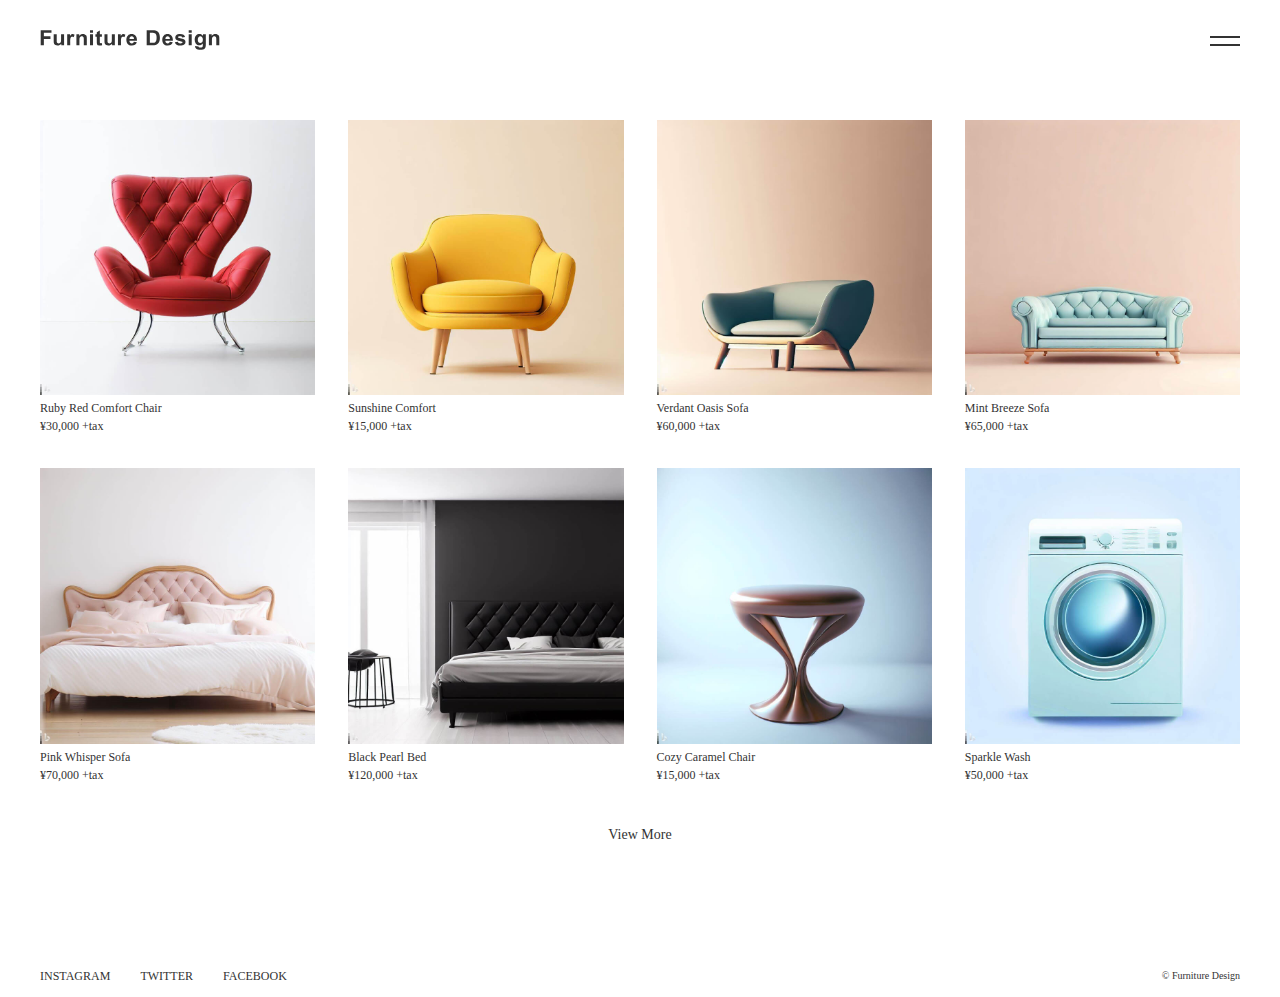
<file: index.html>
<!DOCTYPE html>
<html lang="ja">
<head>
  <meta charset="UTF-8">
  <meta name="viewport" content="width=device-width, initial-scale=1.0">
  <link rel="shortcut icon" href="img/favicon.ico" type="image/x-icon">
  <link rel="stylesheet" href="css/style.min.css">
  <title>Furniture Design</title>
</head>
<body>
  <header>
    <div class="header-content">
      <div class="header-content-logo">
        <a href="index.html"><img src="img/logo.svg" alt="Furniture Design's logo"></a>
      </div>
      <div id="hamburger-menu" class="header-content-hamburger">
        <span></span>
        <span></span>
      </div>
    </div>
    <div id="nav-global">
      <nav>
        <ul>
          <li><a href="products.html?page=1">PRODUCTS</a></li>
          <li><a href="about.html">ABOUT</a></li>
          <li><a href="company.html">COMPANY</a></li>
          <li><a href="mailto:xxxxx@xxx.xxx.com?subject=お問い合わせ">CONTACT</a></li>
        </ul>
      </nav>
    </div>
  </header>
  <div class="wrapper">
    <main>
      <div class="furniture-wrapper">
        <div class="furniture-content">
          <ul>
            <!-- add item lists -->
          </ul>
          <div class="furniture-content-more">
            <p><a href="products.html?page=1">View More</a></p>
          </div>
        </div>
      </div>
    </main>
    <footer>
      <div class="footer-content">
        <div class="footer-content-info">
          <ul class="footer-content-info-sns">
            <li><p><a href="">INSTAGRAM</a></p></li>
            <li><p><a href="">TWITTER</a></p></li>
            <li><p><a href="">FACEBOOK</a></p></li>
          </ul>
          <div class="footer-content-info-copyright">
            <p>&copy; Furniture Design</p>
          </div>
        </div>
      </div>
    </footer>
  </div>
  <script src="https://ajax.googleapis.com/ajax/libs/jquery/3.5.1/jquery.min.js"></script>
  <script src="js/script_database.js"></script>
  <script src="js/script_products.js"></script>
  <script src="js/script_hamburger.js"></script>
</body>
</html>
</file>
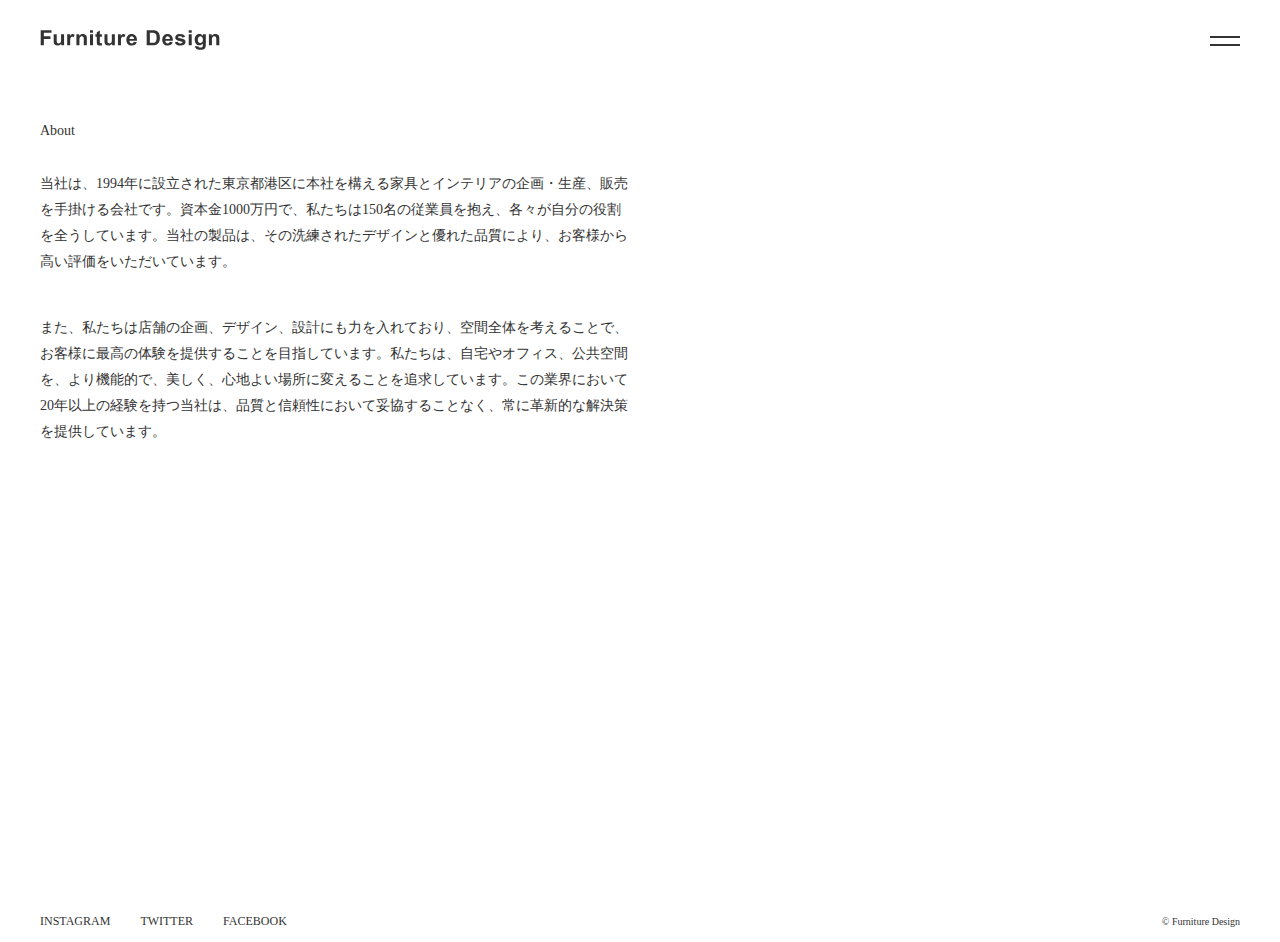
<file: about.html>
<!DOCTYPE html>
<html lang="ja">
<head>
  <meta charset="UTF-8">
  <meta name="viewport" content="width=device-width, initial-scale=1.0">
  <link rel="shortcut icon" href="img/favicon.ico" type="image/x-icon">
  <link rel="stylesheet" href="css/style.min.css">
  <title>About | Furniture Design</title>
</head>
<body>
  <header>
    <div class="header-content">
      <div class="header-content-logo">
        <a href="index.html"><img src="img/logo.svg" alt="Furniture Design's logo"></a>
      </div>
      <div id="hamburger-menu" class="header-content-hamburger">
        <span></span>
        <span></span>
      </div>
    </div>
    <div id="nav-global">
      <nav>
        <ul>
          <li><a href="products.html?page=1">PRODUCTS</a></li>
          <li><a href="about.html">ABOUT</a></li>
          <li><a href="company.html">COMPANY</a></li>
          <li><a href="mailto:xxxxx@xxx.xxx.com?subject=お問い合わせ">CONTACT</a></li>
        </ul>
      </nav>
    </div>
  </header>
  <div class="wrapper">
    <main>
      <div class="about-wrapper">
        <div class="about-title">
          <p>About</p>
        </div>
        <div class="about-content">
          <div class="about-content-description-1">
            <p>
              当社は、1994年に設立された東京都港区に本社を構える家具とインテリアの企画・生産、販売を手掛ける会社です。資本金1000万円で、私たちは150名の従業員を抱え、各々が自分の役割を全うしています。当社の製品は、その洗練されたデザインと優れた品質により、お客様から高い評価をいただいています。
            </p>
          </div>
          <div class="about-content-description-2">
            <p>
              また、私たちは店舗の企画、デザイン、設計にも力を入れており、空間全体を考えることで、お客様に最高の体験を提供することを目指しています。私たちは、自宅やオフィス、公共空間を、より機能的で、美しく、心地よい場所に変えることを追求しています。この業界において20年以上の経験を持つ当社は、品質と信頼性において妥協することなく、常に革新的な解決策を提供しています。
            </p>
          </div>
        </div>
      </div>
    </main>
    <footer>
      <div class="footer-content">
        <div class="footer-content-info">
          <ul class="footer-content-info-sns">
            <li><p><a href="">INSTAGRAM</a></p></li>
            <li><p><a href="">TWITTER</a></p></li>
            <li><p><a href="">FACEBOOK</a></p></li>
          </ul>
          <div class="footer-content-info-copyright">
            <p>&copy; Furniture Design</p>
          </div>
        </div>
      </div>
    </footer>
  </div>
  <script src="https://ajax.googleapis.com/ajax/libs/jquery/3.5.1/jquery.min.js"></script>
  <script src="js/script_hamburger.js"></script>
</body>
</html>
</file>
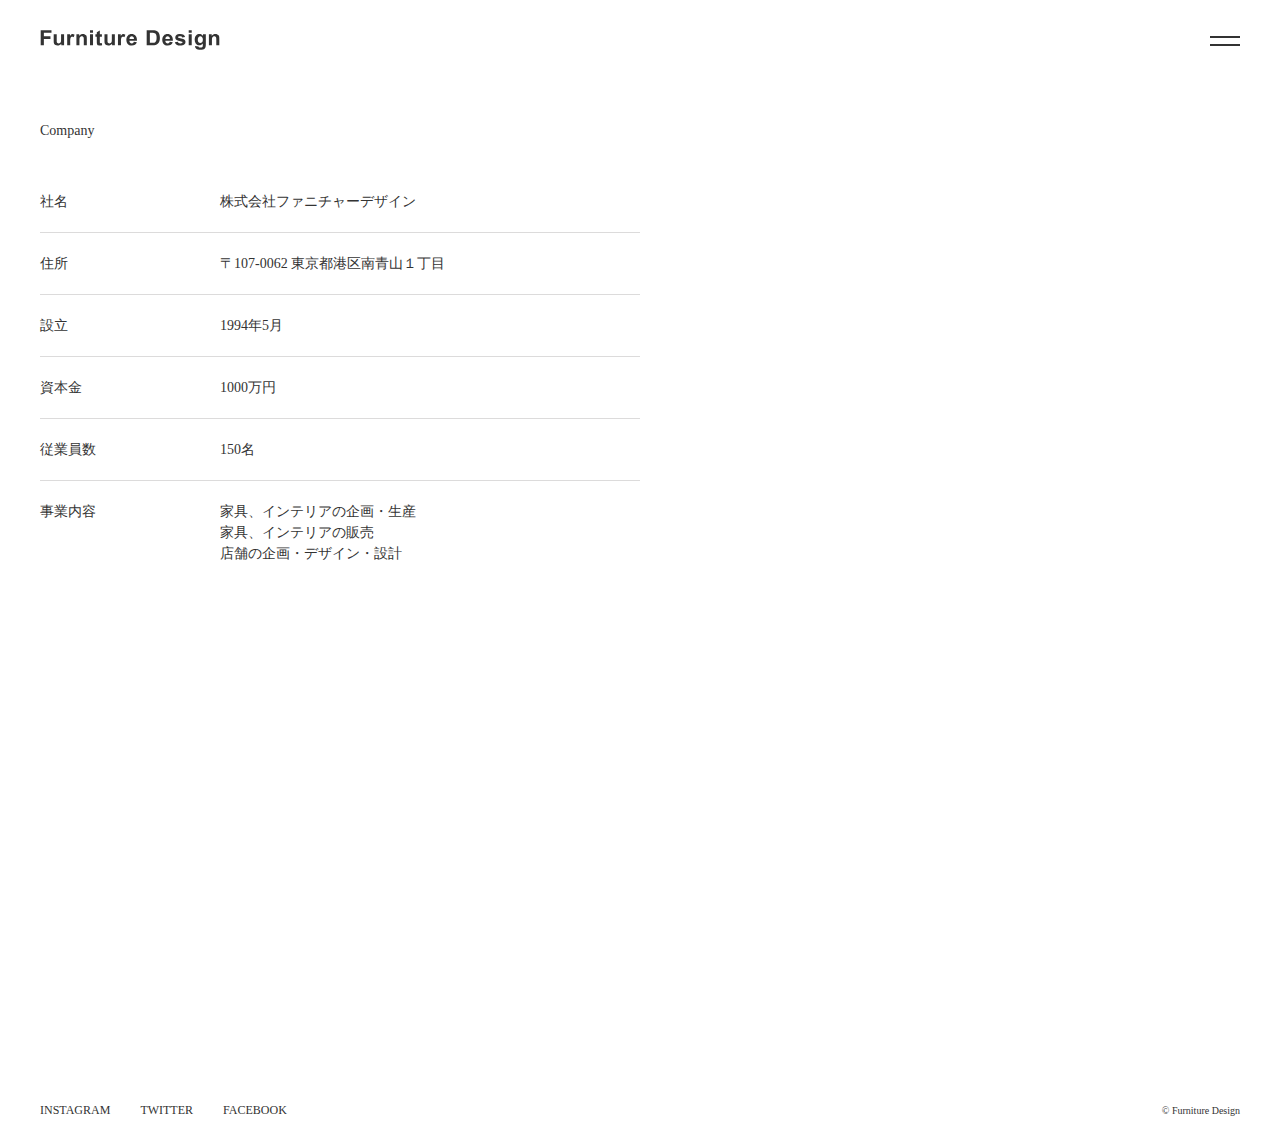
<file: company.html>
<!DOCTYPE html>
<html lang="ja">
<head>
  <meta charset="UTF-8">
  <meta name="viewport" content="width=device-width, initial-scale=1.0">
  <link rel="shortcut icon" href="img/favicon.ico" type="image/x-icon">
  <link rel="stylesheet" href="css/style.min.css">
  <title>Company | Furniture Design</title>
</head>
<body>
  <header>
    <div class="header-content">
      <div class="header-content-logo">
        <a href="index.html"><img src="img/logo.svg" alt="Furniture Design's logo"></a>
      </div>
      <div id="hamburger-menu" class="header-content-hamburger">
        <span></span>
        <span></span>
      </div>
    </div>
    <div id="nav-global">
      <nav>
        <ul>
          <li><a href="products.html?page=1">PRODUCTS</a></li>
          <li><a href="about.html">ABOUT</a></li>
          <li><a href="company.html">COMPANY</a></li>
          <li><a href="mailto:xxxxx@xxx.xxx.com?subject=お問い合わせ">CONTACT</a></li>
        </ul>
      </nav>
    </div>
  </header>
  <div class="wrapper">
    <main>
      <div class="company-wrapper">
        <div class="company-title">
          <p>Company</p>
        </div>
        <div class="company-content">
          <div class="company-content-name">
            <p>社名</p>
            <p>株式会社ファニチャーデザイン</p>
          </div>
          <div class="company-content-address">
            <p>住所</p>
            <p>〒107-0062 東京都港区南青山１丁目</p>
          </div>
          <div class="company-content-found">
            <p>設立</p>
            <p>1994年5月</p>
          </div>
          <div class="company-content-capital">
            <p>資本金</p>
            <p>1000万円</p>
          </div>
          <div class="company-content-worker">
            <p>従業員数</p>
            <p>150名</p>
          </div>
          <div class="company-content-business">
            <p>事業内容</p>
            <p>
              家具、インテリアの企画・生産<br>
              家具、インテリアの販売<br>
              店舗の企画・デザイン・設計
            </p>
          </div>
          <div class="company-content-map">
            <iframe src="https://www.google.com/maps/embed?pb=!1m18!1m12!1m3!1d3241.2916154954473!2d139.72304042657794!3d35.669820922590944!2m3!1f0!2f0!3f0!3m2!1i1024!2i768!4f13.1!3m3!1m2!1s0x60188c820ac932eb%3A0xc68079dd10afd971!2z44CSMTA3LTAwNjIg5p2x5Lqs6YO95riv5Yy65Y2X6Z2S5bGx77yR5LiB55uu!5e0!3m2!1sja!2sjp!4v1686788365522!5m2!1sja!2sjp" style="border:0;" allowfullscreen="" loading="lazy" referrerpolicy="no-referrer-when-downgrade"></iframe>
          </div>
        </div>
      </div>
    </main>
    <footer>
      <div class="footer-content">
        <div class="footer-content-info">
          <ul class="footer-content-info-sns">
            <li><p><a href="">INSTAGRAM</a></p></li>
            <li><p><a href="">TWITTER</a></p></li>
            <li><p><a href="">FACEBOOK</a></p></li>
          </ul>
          <div class="footer-content-info-copyright">
            <p>&copy; Furniture Design</p>
          </div>
        </div>
      </div>
    </footer>
  </div>
  <script src="https://ajax.googleapis.com/ajax/libs/jquery/3.5.1/jquery.min.js"></script>
  <script src="../js/script_hamburger.js"></script>
</body>
</html>
</file>
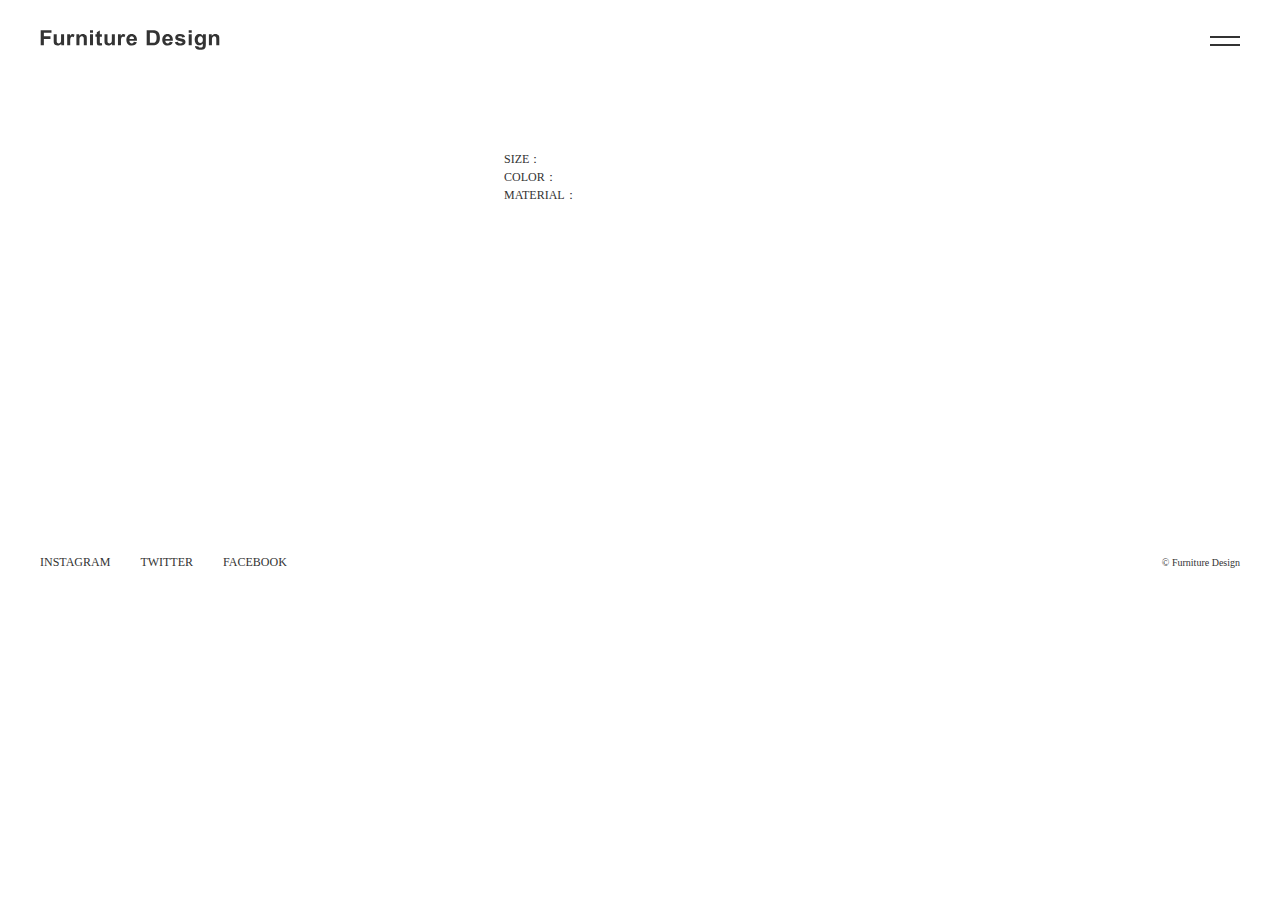
<file: item.html>
<!DOCTYPE html>
<html lang="ja">
<head>
  <meta charset="UTF-8">
  <meta name="viewport" content="width=device-width, initial-scale=1.0">
  <link rel="shortcut icon" href="img/favicon.ico" type="image/x-icon">
  <link rel="stylesheet" href="css/style.min.css">
  <!-- add title -->
</head>
<body>
  <header>
    <div class="header-content">
      <div class="header-content-logo">
        <a href="index.html"><img src="img/logo.svg" alt="Furniture Design's logo"></a>
      </div>
      <div id="hamburger-menu" class="header-content-hamburger">
        <span></span>
        <span></span>
      </div>
    </div>
    <div id="nav-global">
      <nav>
        <ul>
          <li><a href="products.html?page=1">PRODUCTS</a></li>
          <li><a href="about.html">ABOUT</a></li>
          <li><a href="company.html">COMPANY</a></li>
          <li><a href="mailto:xxxxx@xxx.xxx.com?subject=お問い合わせ">CONTACT</a></li>
        </ul>
      </nav>
    </div>
  </header>
  <div class="wrapper">
    <main>
      <div class="item-wrapper">
        <div class="item-title">
          <!-- add title of item -->
        </div>
        <div class="item-content">
          <div class="item-content-img">
            <!-- add image of item -->
          </div>
          <div class="item-content-description">
            <div class="item-content-description-upper">
              <!-- add description of item -->
            </div>
            <div class="item-content-description-bottom">
              <!-- add description of item -->
            </div>
            <div class="item-content-description-price">
              <!-- add price of item -->
            </div>
            <div class="item-content-description-info">
              <div class="item-content-description-info-size">
                <p>SIZE：</p>
                <!-- add size of item -->
              </div>
              <div class="item-content-description-info-color">
                <p>COLOR：</p>
                <!-- add color of item -->
              </div>
              <div class="item-content-description-info-material">
                <p>MATERIAL：</p>
                <!-- add material of item -->
              </div>
            </div>
            <div class="item-back-product">
              <!-- add back to products link -->
            </div>
          </div>
        </div>
      </div>
    </main>
    <footer>
      <div class="footer-content">
        <div class="footer-content-info">
          <ul class="footer-content-info-sns">
            <li><p><a href="">INSTAGRAM</a></p></li>
            <li><p><a href="">TWITTER</a></p></li>
            <li><p><a href="">FACEBOOK</a></p></li>
          </ul>
          <div class="footer-content-info-copyright">
            <p>&copy; Furniture Design</p>
          </div>
        </div>
      </div>
    </footer>
  </div>
  <script src="https://ajax.googleapis.com/ajax/libs/jquery/3.5.1/jquery.min.js"></script>
  <script src="js/script_database.js"></script>
  <script src="js/script_item.js"></script>
  <script src="js/script_hamburger.js"></script>
</body>
</html>
</file>
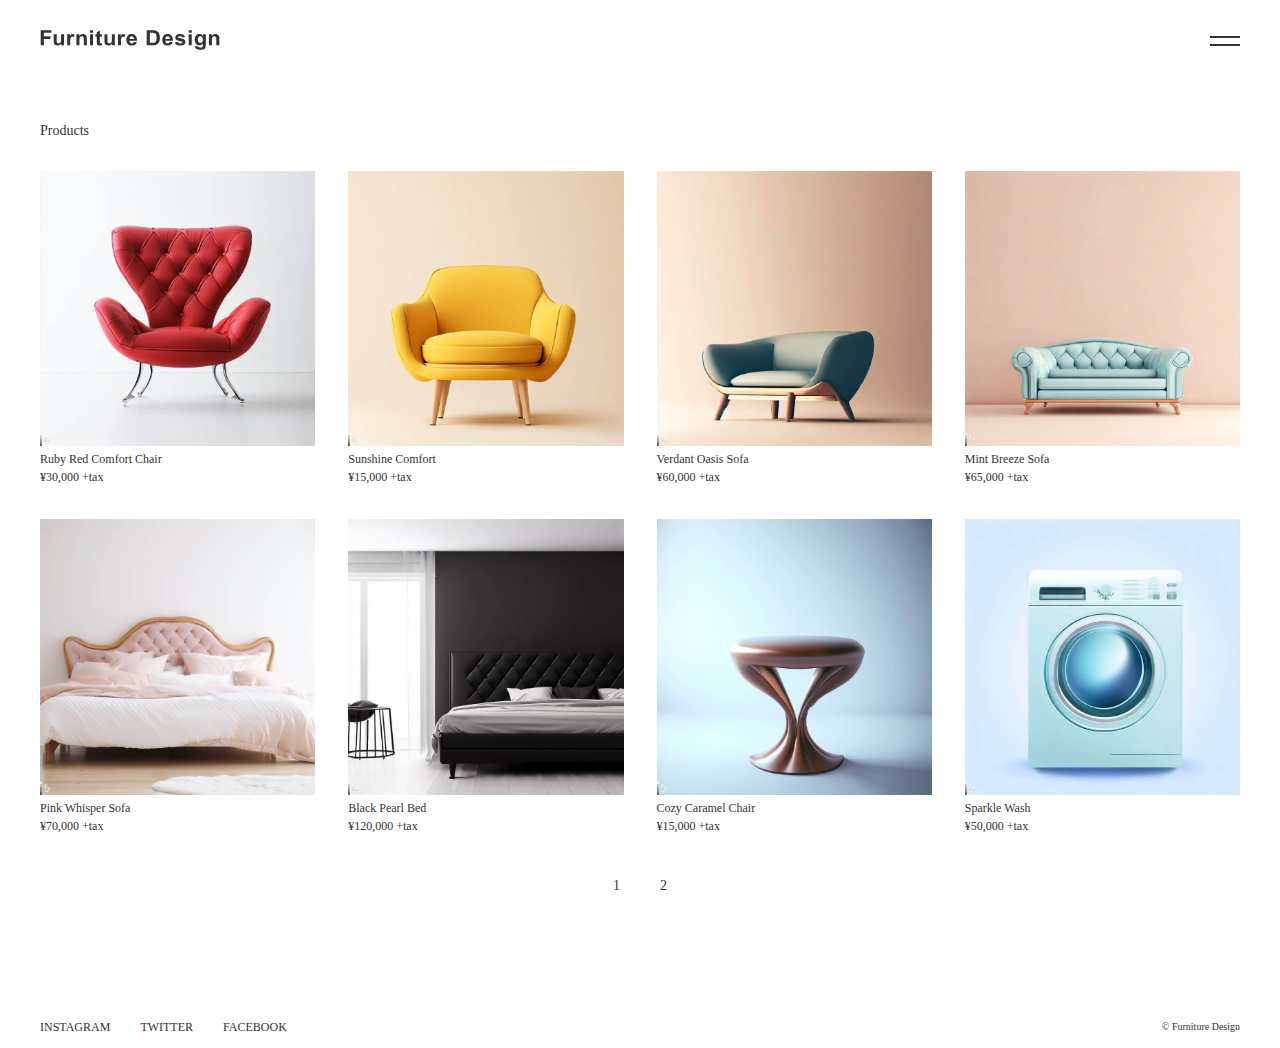
<file: products.html>
<!DOCTYPE html>
<html lang="ja">
<head>
  <meta charset="UTF-8">
  <meta name="viewport" content="width=device-width, initial-scale=1.0">
  <link rel="shortcut icon" href="img/favicon.ico" type="image/x-icon">
  <link rel="stylesheet" href="css/style.min.css">
  <title>Products | Furniture Design</title>
</head>
<body>
  <header>
    <div class="header-content">
      <div class="header-content-logo">
        <a href="index.html"><img src="img/logo.svg" alt="Furniture Design's logo"></a>
      </div>
      <div id="hamburger-menu" class="header-content-hamburger">
        <span></span>
        <span></span>
      </div>
    </div>
    <div id="nav-global">
      <nav>
        <ul>
          <li><a href="products.html?page=1">PRODUCTS</a></li>
          <li><a href="about.html">ABOUT</a></li>
          <li><a href="company.html">COMPANY</a></li>
          <li><a href="mailto:xxxxx@xxx.xxx.com?subject=お問い合わせ">CONTACT</a></li>
        </ul>
      </nav>
    </div>
  </header>
  <div class="wrapper">
    <main>
      <div class="furniture-wrapper">
        <div class="furniture-content">
          <div class="furniture-content-title">
            <p>Products</p>
          </div>
          <ul>
            <!-- add item lists -->
          </ul>
          <div class="furniture-content-more">
            <p><a href="products.html?page=1">1</a></p>
            <p><a href="products.html?page=2">2</a></p>
          </div>
        </div>
      </div>
    </main>
    <footer>
      <div class="footer-content">
        <div class="footer-content-info">
          <ul class="footer-content-info-sns">
            <li><p><a href="">INSTAGRAM</a></p></li>
            <li><p><a href="">TWITTER</a></p></li>
            <li><p><a href="">FACEBOOK</a></p></li>
          </ul>
          <div class="footer-content-info-copyright">
            <p>&copy; Furniture Design</p>
          </div>
        </div>
      </div>
    </footer>
  </div>
  <script src="https://ajax.googleapis.com/ajax/libs/jquery/3.5.1/jquery.min.js"></script>
  <script src="js/script_database.js"></script>
  <script src="js/script_products.js"></script>
  <script src="js/script_hamburger.js"></script>
</body>
</html>
</file>
<file: css/style.min.css>
*{box-sizing:border-box}p{font:normal normal normal 14px/21px Meiryo;letter-spacing:0px;color:#333;opacity:1;text-align:center}body{display:flex;justify-content:center}.wrapper{max-width:1360px;width:100%;padding:0 40px}main{margin-top:120px}header{width:100%;position:fixed;z-index:999;background-color:#fff;max-width:1360px;margin:0 64px;padding:0 40px}@media(max-width: 900px){header{margin:0 40px}}.header-content{height:80px;display:flex;align-items:center;justify-content:space-between;padding:32px 0}@media(max-width: 900px){.header-content{padding:27px 0}}.header-content-logo a{display:flex;align-items:center;width:180px;height:25px}.header-content-hamburger{display:flex;justify-content:center;align-items:center;width:30px;height:21px;position:relative;cursor:pointer;z-index:999}.header-content-hamburger span{display:inline-block;margin:4px 0;position:absolute;height:2px;width:100%;background-color:#333;opacity:1;transition:all .5s}.header-content-hamburger span:nth-child(1){top:2px}.header-content-hamburger span:nth-child(2){top:10px}#nav-global{background:rgba(0,0,0,.8);position:fixed;top:0;left:0;width:100%;height:100%;z-index:990;visibility:hidden;flex-direction:column;font-size:14px;cursor:pointer}#nav-global nav{position:fixed;left:-300px;width:300px;padding:36px 50px}#nav-global a{display:block;color:#fff;text-decoration:none;padding-bottom:14px}#nav-global a:hover{color:#666}.nav-global-active .header-content-hamburger span:nth-child(1){transform:translateY(4px) rotate(-45deg);background-color:#fff}.nav-global-active .header-content-hamburger span:nth-child(2){transform:translateY(-4px) rotate(45deg);background-color:#fff}.nav-global-active #nav-global{visibility:visible;opacity:1}.nav-global-active #nav-global nav{left:0;transition:all .5s}*:where(:not(html,iframe,canvas,img,svg,video,audio):not(svg *,symbol *)){all:unset;display:revert}*,*::before,*::after{box-sizing:border-box}a,button{cursor:revert}ol,ul,menu{list-style:none}img{max-inline-size:100%;max-block-size:100%}table{border-collapse:collapse}input,textarea{-webkit-user-select:auto}textarea{white-space:revert}meter{-webkit-appearance:revert;-moz-appearance:revert;appearance:revert}:where(pre){all:revert}::-moz-placeholder{color:unset}::placeholder{color:unset}::marker{content:initial}:where([hidden]){display:none}:where([contenteditable]:not([contenteditable=false])){-moz-user-modify:read-write;-webkit-user-modify:read-write;overflow-wrap:break-word;-webkit-line-break:after-white-space;-webkit-user-select:auto}:where([draggable=true]){-webkit-user-drag:element}:where(dialog:modal){all:revert}.footer-content{margin:33px 0 12px}@media(max-width: 900px){.footer-content{margin:40px 0 20px}}.footer-content-more{display:flex;justify-content:center;margin-bottom:56px}@media(max-width: 900px){.footer-content-more{margin-bottom:102px}}.footer-content-more p{white-space:nowrap}.footer-content-info{display:flex;justify-content:space-between}@media(max-width: 900px){.footer-content-info{display:block}}.footer-content-info>div{display:flex;align-items:center}.footer-content-info-sns{display:flex}.footer-content-info-sns li{margin-right:30px}.footer-content-info-sns li:nth-child(3){margin-right:0}.footer-content-info-sns p{font-size:12px;line-height:18px}@media(max-width: 900px){.footer-content-info-copyright{margin-top:5px}}.footer-content-info-copyright p{font-size:10px;line-height:15px}.about-title{margin:30px 0}@media(max-width: 900px){.about-title{margin:40px 0 30px}}.about-title p{width:40px}.about-content div:first-child{margin-bottom:40px}@media(max-width: 900px){.about-content div:first-child{margin-bottom:30px}}.about-content div:nth-child(2){margin-bottom:467px}@media(max-width: 900px){.about-content div:nth-child(2){margin-bottom:231px}}.about-content div p{width:593px;text-align:left;line-height:26px}@media(max-width: 900px){.about-content div p{width:auto;height:auto}}.company-title{margin:30px 0}@media(max-width: 900px){.company-title{margin:40px 0 30px}}.company-title p{width:40px}.company-content div{display:flex;align-items:center;padding:20px 0;width:600px;border-bottom:1px solid #dcdbdb}@media(max-width: 900px){.company-content div{display:block;width:auto}}.company-content div:nth-child(6){display:flex;align-items:flex-start;border-bottom:none}@media(max-width: 900px){.company-content div:nth-child(6){display:block;width:auto}}.company-content div:last-child{border-bottom:none;margin-bottom:177px}@media(max-width: 900px){.company-content div:last-child{margin-bottom:136px}}.company-content div:last-child iframe{width:100%;height:300px;-moz-filter:grayscale(100%);-ms-filter:grayscale(100%);-o-filter:grayscale(100%);filter:grayscale(100%)}.company-content div p{text-align:left}@media(max-width: 900px){.company-content div p{padding-bottom:10px}}.company-content div p:first-child{width:180px}p{text-align:left}@media(max-width: 900px){p{width:auto;height:auto}}.item-title{margin:30px 0}@media(max-width: 900px){.item-title{margin:40px 0 30px}}.item-content{display:flex}@media(max-width: 900px){.item-content{display:block}}.item-content-img{margin-right:64px;width:400px;height:400px;opacity:1}@media(max-width: 900px){.item-content-img{display:flex;justify-content:center;margin-right:0;width:auto;height:auto}}.item-content-description>div{margin-bottom:30px}@media(max-width: 900px){.item-content-description>div:first-child{margin-top:40px}}.item-content-description-upper p,.item-content-description-bottom p{width:336px}@media(max-width: 900px){.item-content-description-upper p,.item-content-description-bottom p{width:auto}}.item-content-description-price p{white-space:nowrap;width:80px;font-size:12px;line-height:18px}.item-content-description-info-size,.item-content-description-info-color,.item-content-description-info-material{display:flex}.item-content-description-info-size p,.item-content-description-info-color p,.item-content-description-info-material p{display:flex;justify-content:flex-start;white-space:nowrap;width:100px;font-size:12px;line-height:18px}.item-content-description .item-back-product{padding:60px 0 90px;display:flex;justify-content:center}@media(max-width: 900px){.item-content-description .item-back-product{padding-bottom:60px}}.furniture-content ul{display:grid;grid-template-columns:repeat(4, 1fr);gap:33px;margin-bottom:40px}@media(max-width: 900px){.furniture-content ul{grid-template-columns:repeat(2, 1fr)}}.furniture-content li p{display:flex;justify-content:flex-start;font-size:12px;line-height:18px}@media(max-width: 900px){.furniture-content li p{text-align:left}}.furniture-content p{text-align:left}.furniture-content-title{margin:30px 0}@media(max-width: 900px){.furniture-content-title{margin:40px 0 30px}}.furniture-content-title p{width:58px}.furniture-content a{transition:all .5s}.furniture-content a:hover{opacity:.7}.furniture-content-more{display:flex;justify-content:center;margin-bottom:122px}@media(max-width: 900px){.furniture-content-more{margin-bottom:102px}}.furniture-content-more p:nth-child(2){margin-left:40px}
/*# sourceMappingURL=style.min.css.map */
</file>
